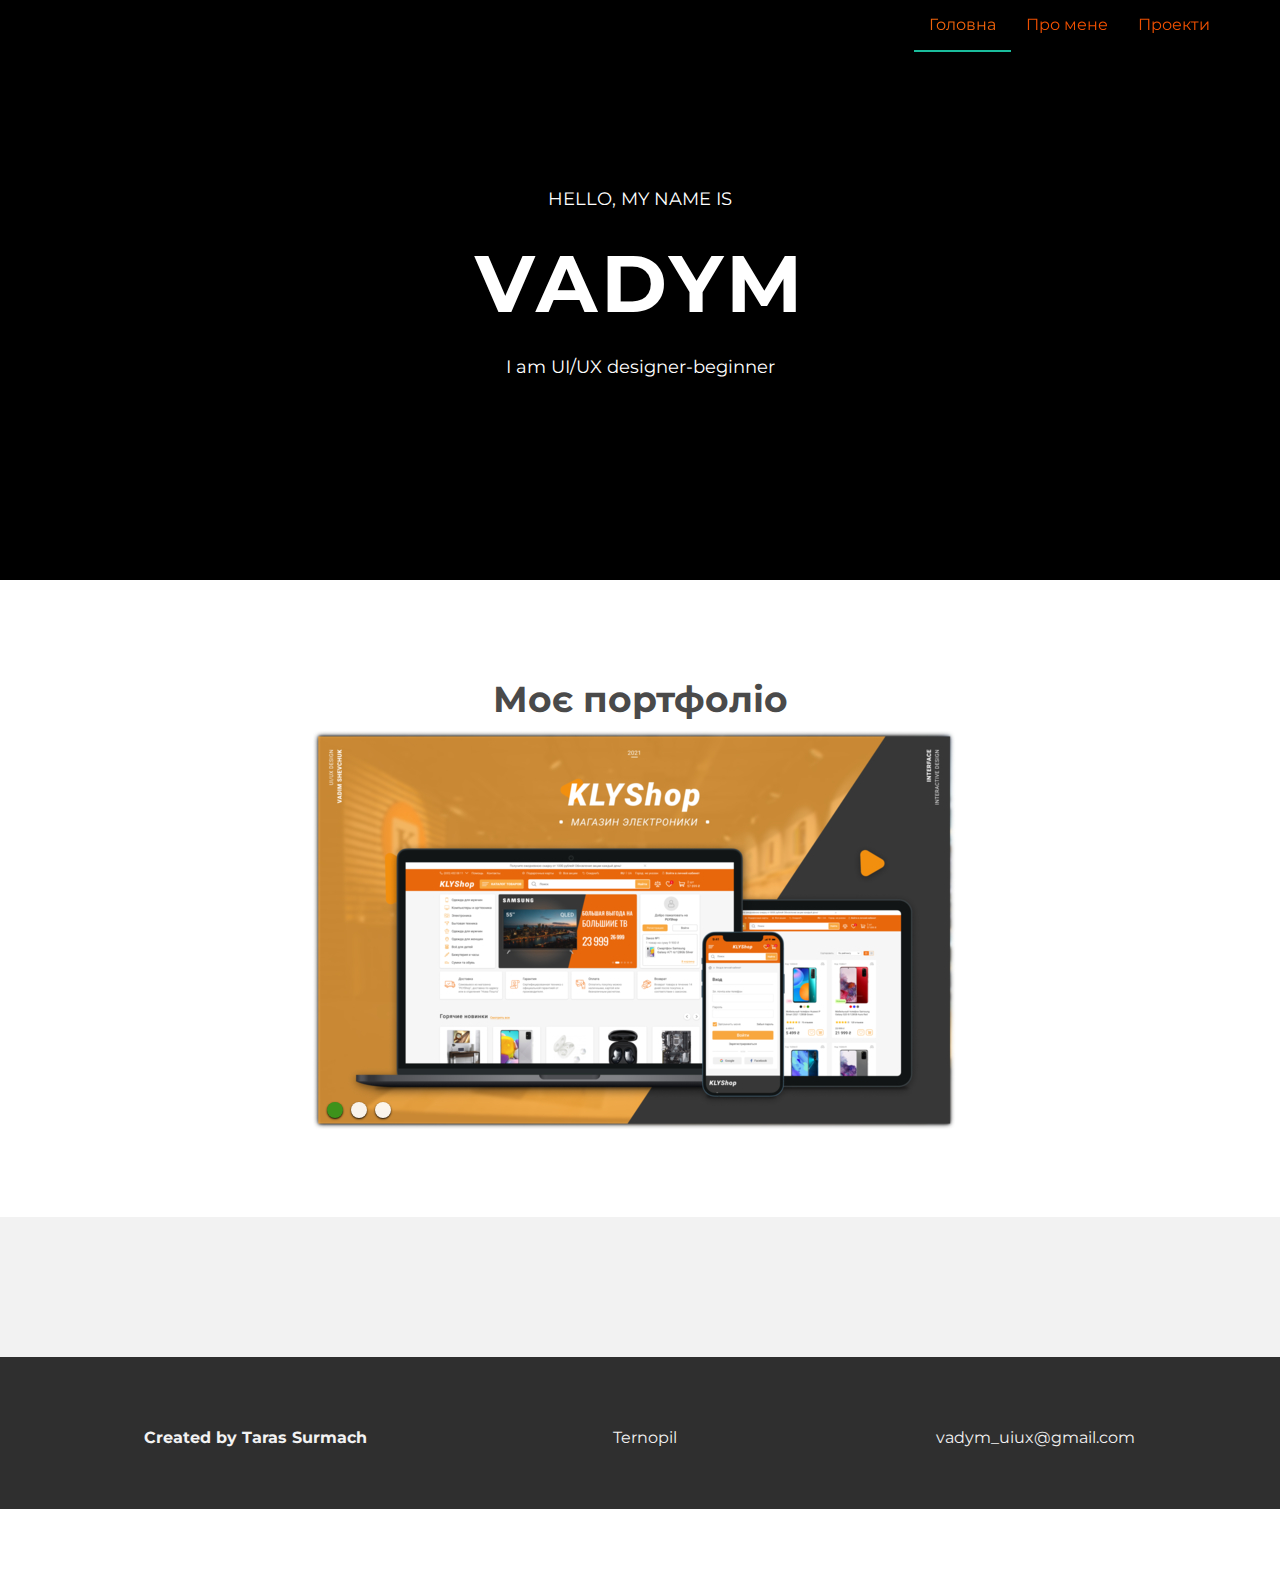
<file: index.html>
<!DOCTYPE html>
<html lang="en">
  <head>
    <meta charset="utf-8">
    <meta http-equiv="X-UA-Compatible" content="IE=edge">
    <meta name="viewport" content="width=device-width, initial-scale=1">
    <meta name="description" content="">
    <meta name="author" content="">
    <link rel="shortcut icon" href="assets/favicon.ico">

    <title>Сурмач КН-210</title>

    <!-- Bootstrap core CSS -->
    <link href="assets/css/bootstrap.css" rel="stylesheet">

    <!-- Custom styles for this template -->
    <link href="assets/css/style.css" rel="stylesheet">
    <link href="assets/css/font-awesome.min.css" rel="stylesheet">

    <!-- Just for debugging purposes. Don't actually copy this line! -->
    <!--[if lt IE 9]><script src="../../assets/js/ie8-responsive-file-warning.js"></script><![endif]-->

    <!-- HTML5 shim and Respond.js IE8 support of HTML5 elements and media queries -->
    <!--[if lt IE 9]>
      <script src="https://oss.maxcdn.com/libs/html5shiv/3.7.0/html5shiv.js"></script>
      <script src="https://oss.maxcdn.com/libs/respond.js/1.4.2/respond.min.js"></script>
    <![endif]-->
  </head>

  <body>

    <!-- Static navbar -->
    <div class="navbar navbar-default navbar-fixed-top" role="navigation">
      <div class="container">
        <div class="navbar-header">
          <button type="button" class="navbar-toggle" data-toggle="collapse" data-target=".navbar-collapse">
            <span class="sr-only">Toggle navigation</span>
            <span class="icon-bar"></span>
            <span class="icon-bar"></span>
            <span class="icon-bar"></span>
          </button>

        </div>
        <div class="navbar-collapse collapse">
          <ul class="nav navbar-nav navbar-right">
            <li class="active"><a href="index.html">Головна</a></li>
            <li><a href="about.html">Про мене</a></li>
            <li><a href="work.html">Проекти</a></li>
          </ul>
        </div><!--/.nav-collapse -->
      </div>
    </div>


	<div id="headerwrap">
	    <div class="container">
			<div class="row">
				<div class="col-lg-6 col-lg-offset-3">
					<h4>HELLO, MY NAME IS</h4>
					<h1>VADYM</h1>
					<h4>I am UI/UX designer-beginner</h4>
				</div>
			</div><! --/row -->
	    </div> <!-- /container -->
	</div><! --/headerwrap -->
	
	<section id="works"></section>
	<div class="cont">
	<div class="container">
		<div class="row centered mt mb">
			<h1>Моє портфоліо</h1>

			<div class="slider">
				<ul>
					<li><a href="https://www.behance.net/gallery/111623769/internet-magazin-elektroniki"> <img src="assets/img/611 (2).jpg" alt=""> </a> </li>
					<li><img src="assets/img/599.jpg" alt=""></li>
					<li><img src="assets/img/60.jpg" alt=""></li>
				</ul>
			</div>




	</div><! --/container -->
	</div>
	<div id="social" >
		<div class="container">
			<div class="row centered" >

				<div class="col-lg-2">
					<a href="https://www.facebook.com/taras.surmach/"><i class="fa fa-facebook"></i></a>
				</div>
				<div class="col-lg-2">
					<a href="https://www.linkedin.com/in/taras-surmach-5326a41aa/"><i class="fa fa-linkedin"></i></a>
				</div>
				<div class="col-lg-2">
					<a href="https://www.instagram.com/tarasurmach/"><i class="fa fa-instagram"></i></a>
				</div>

			
			</div><! --/row -->
		</div><! --/container -->
	</div><! --/social -->

	<div id="footerwrap">
		<div class="container">
			<div class="row centered">
				<div class="col-lg-4">
					<p><b>Created by Taras Surmach</b></p>
				</div>
			
				<div class="col-lg-4">
					<p>Ternopil</p>
				</div>
				<div class="col-lg-4">
					<p>vadym_uiux@gmail.com</p>
				</div>
			</div>
		</div>
	</div><! --/footerwrap -->
	


    <!-- Bootstrap core JavaScript
    ================================================== -->
    <!-- Placed at the end of the document so the pages load faster -->
    <script src="https://ajax.googleapis.com/ajax/libs/jquery/1.11.0/jquery.min.js"></script>
    <script src="assets/js/bootstrap.min.js"></script>
	<script src="assets/js/script.js"></script>
  </body>
</html>
</file>
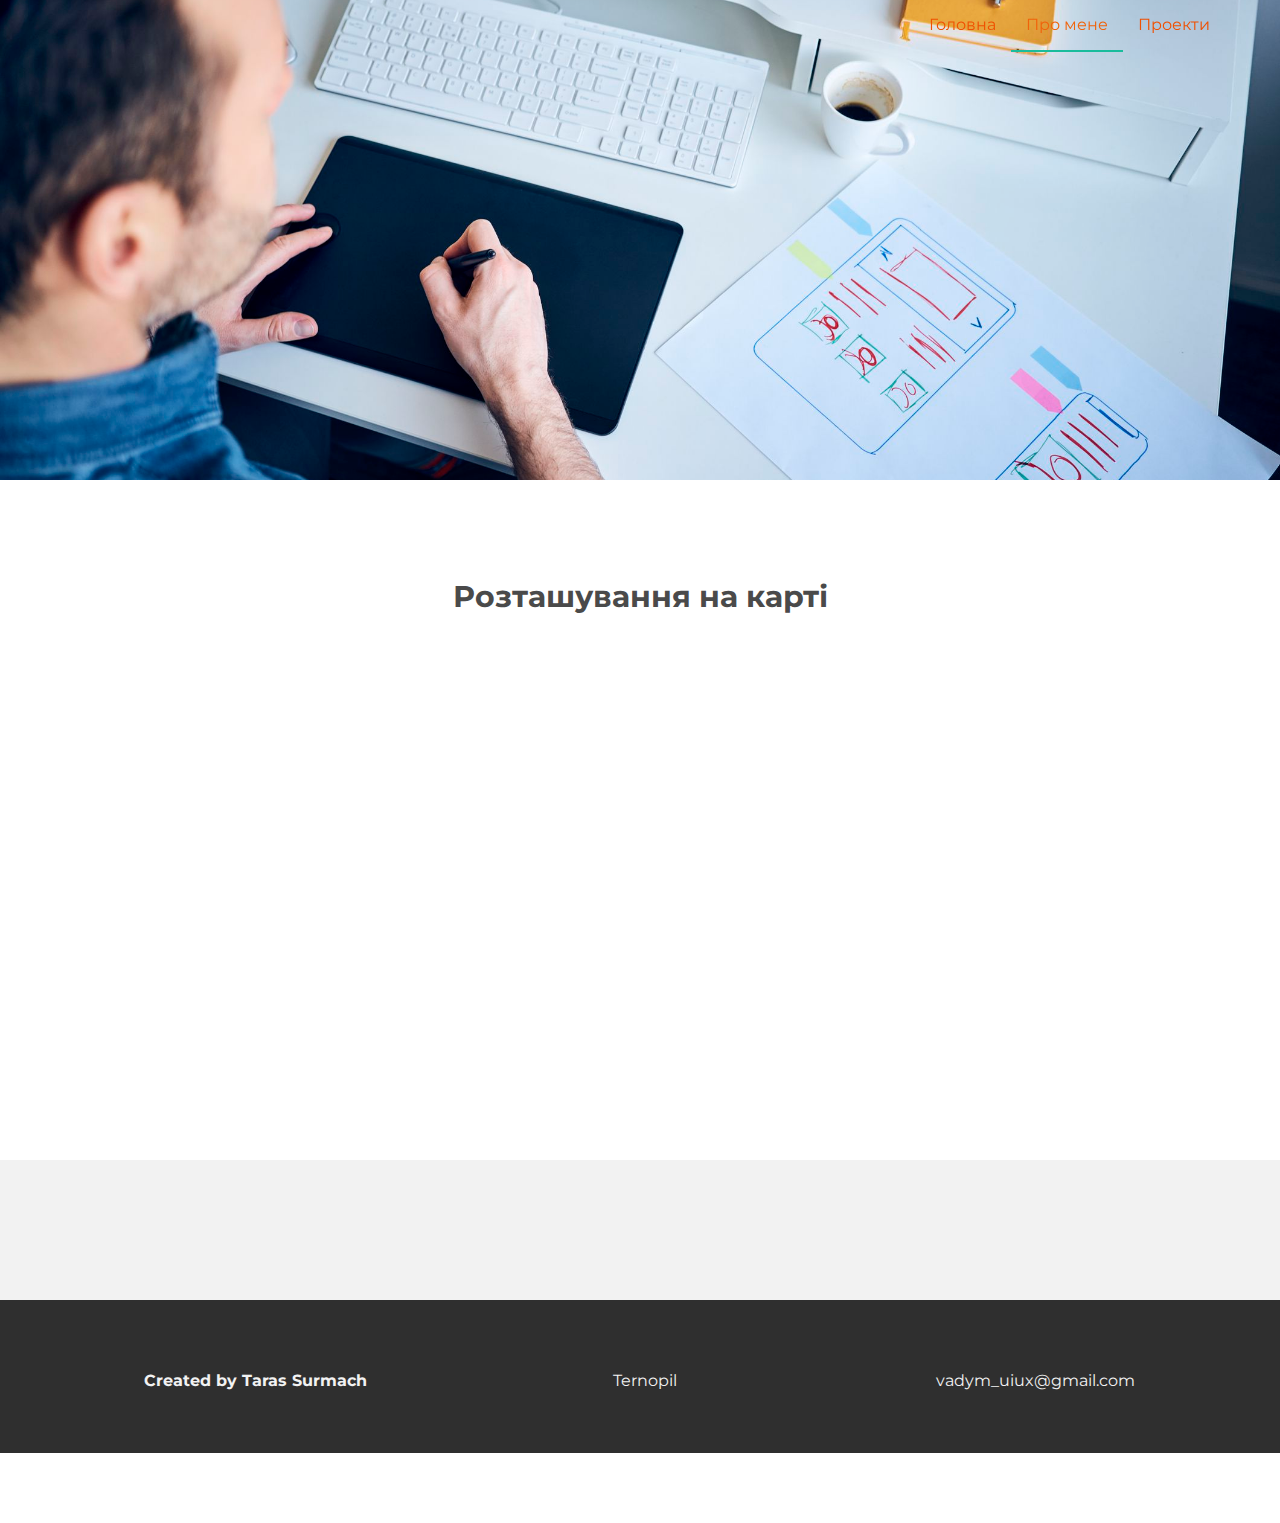
<file: about.html>
<!DOCTYPE html>
<html lang="en">
  <head>
    <meta charset="utf-8">
    <meta http-equiv="X-UA-Compatible" content="IE=edge">
    <meta name="viewport" content="width=device-width, initial-scale=1">
    <meta name="description" content="">
    <meta name="author" content="">
	  <link rel="shortcut icon" href="assets/favicon.ico">

    <title>Сурмач КН-210</title>


    <link href="assets/css/bootstrap.css" rel="stylesheet">


    <link href="assets/css/style.css" rel="stylesheet">
    <link href="assets/css/font-awesome.min.css" rel="stylesheet">


    <!--[if lt IE 9]><script src="../../assets/js/ie8-responsive-file-warning.js"></script><![endif]-->


      <script src="https://oss.maxcdn.com/libs/html5shiv/3.7.0/html5shiv.js"></script>
      <script src="https://oss.maxcdn.com/libs/respond.js/1.4.2/respond.min.js"></script>
    <![endif]-->
  </head>

  <body>

    <!-- Static navbar -->
    <div class="navbar navbar-default navbar-fixed-top" role="navigation">
      <div class="container">
        <div class="navbar-header">
          <button type="button" class="navbar-toggle" data-toggle="collapse" data-target=".navbar-collapse">
            <span class="sr-only">Toggle navigation</span>
            <span class="icon-bar"></span>
            <span class="icon-bar"></span>
            <span class="icon-bar"></span>
          </button>

        </div>
        <div class="navbar-collapse collapse">
          <ul class="nav navbar-nav navbar-right">
            <li><a href="index.html">Головна</a></li>
            <li class="active"><a href="about.html">Про мене</a></li>
            <li><a href="work.html">Проекти</a></li>
          </ul>
        </div><!--/.nav-collapse -->
      </div>
    </div>


	<div id="aboutwrap">
	    <div class="container">
			<div class="row">
				<div class="col-lg-6 col-lg-offset-3">
				</div>
			</div><! --/row -->
	    </div> <!-- /container -->
	</div><! --/aboutwrap -->
	
	<div class="container">
		<div class="row centered mt mb">
			<div class="col-lg-8 col-lg-offset-2">
				<h2>Розташування на карті</h2>
				<iframe src="https://www.google.com/maps/embed?pb=!1m18!1m12!1m3!1d4612.333616995315!2d25.596527936074207!3d49.548994898779576!2m3!1f0!2f0!3f0!3m2!1i1024!2i768!4f13.1!3m3!1m2!1s0x473036ad4b82ce75%3A0xc484a447edb154e8!2z0KLQtdGA0L3QvtC_0ZbQu9GMLCDQotC10YDQvdC-0L_RltC70YzRgdGM0LrQsCDQvtCx0LvQsNGB0YLRjCwgNDYwMDM!5e0!3m2!1suk!2sua!4v1622145423799!5m2!1suk!2sua" width="600" height="450" style="border:0;" allowfullscreen="" loading="lazy"></iframe>
			</div>

		</div><! --/row -->
	</div><! --/container -->
	
	<div id="social">
		<div class="container">
			<div class="row centered">
				<div class="col-lg-2">
					<a href="https://www.facebook.com/taras.surmach/"><i class="fa fa-facebook"></i></a>
				</div>
				<div class="col-lg-2">
					<a href="https://www.linkedin.com/in/taras-surmach-5326a41aa/"><i class="fa fa-linkedin"></i></a>
				</div>
				<div class="col-lg-2">
					<a href="https://www.instagram.com/tarasurmach/"><i class="fa fa-instagram"></i></a>
				</div>

			
			</div><! --/row -->
		</div><! --/container -->
	</div><! --/social -->

	<div id="footerwrap">
		<div class="container">
			<div class="row centered">
				<div class="col-lg-4">
					<p><b>Created by Taras Surmach</b></p>
				</div>
			
				<div class="col-lg-4">
					<p>Ternopil</p>
				</div>
				<div class="col-lg-4">
					<p>vadym_uiux@gmail.com</p>
				</div>


			
			</div>
		
		</div>
	</div><! --/footerwrap -->
	


    <script src="https://ajax.googleapis.com/ajax/libs/jquery/1.11.0/jquery.min.js"></script>
    <script src="assets/js/bootstrap.min.js"></script>
  </body>
</html>
</file>
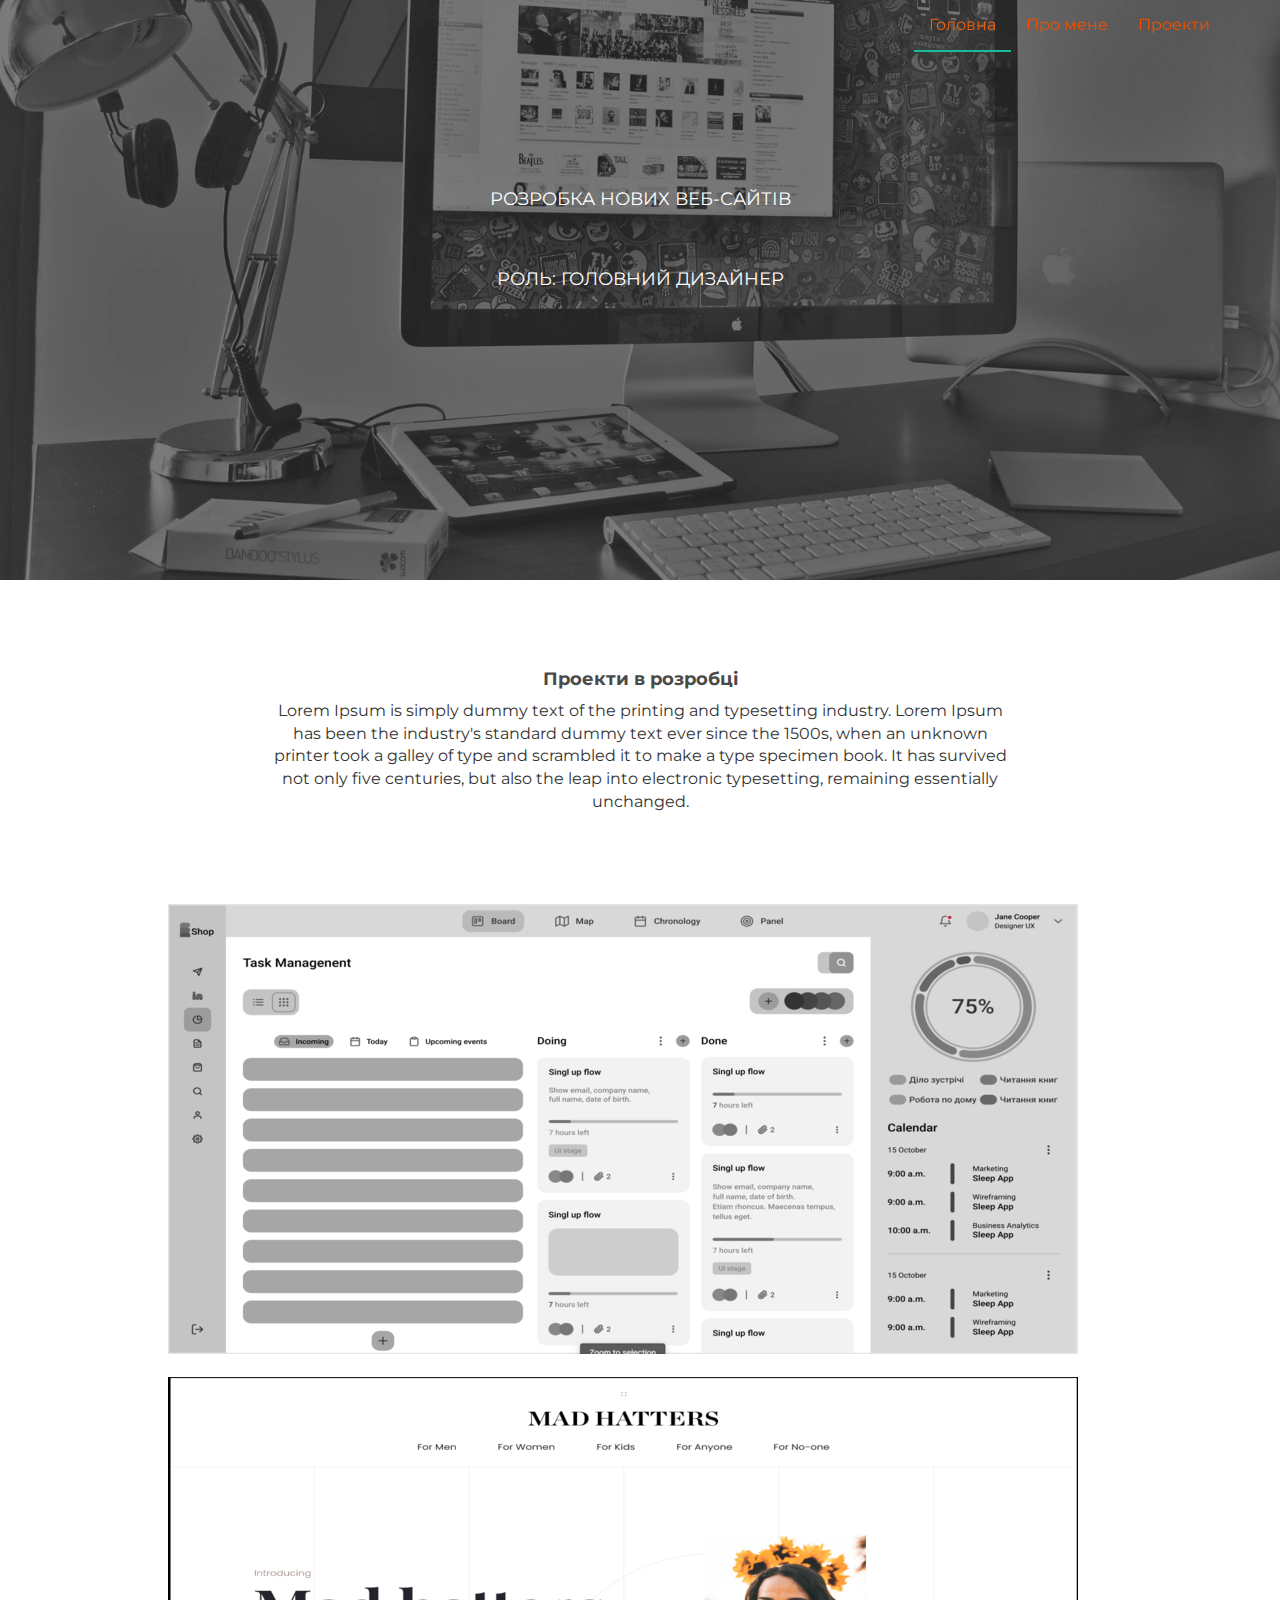
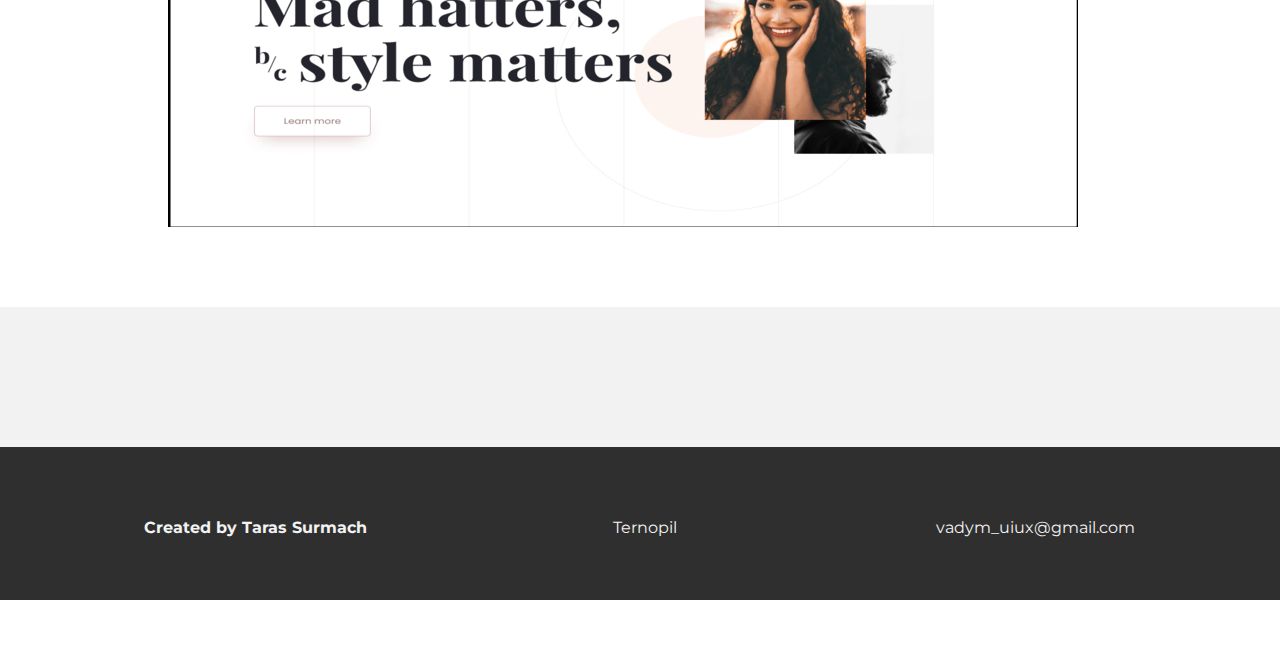
<file: work.html>
<!DOCTYPE html>
<html lang="en">
  <head>
    <meta charset="utf-8">
    <meta http-equiv="X-UA-Compatible" content="IE=edge">
    <meta name="viewport" content="width=device-width, initial-scale=1">
    <meta name="description" content="">
    <meta name="author" content="">
	  <link rel="shortcut icon" href="assets/favicon.ico">

    <title>Сурмач КН-210</title>

    <!-- Bootstrap core CSS -->
    <link href="assets/css/bootstrap.css" rel="stylesheet">

    <!-- Custom styles for this template -->
    <link href="assets/css/style.css" rel="stylesheet">
    <link href="assets/css/font-awesome.min.css" rel="stylesheet">

    <!-- Just for debugging purposes. Don't actually copy this line! -->
    <!--[if lt IE 9]><script src="../../assets/js/ie8-responsive-file-warning.js"></script><![endif]-->

    <!-- HTML5 shim and Respond.js IE8 support of HTML5 elements and media queries -->
    <!--[if lt IE 9]>
      <script src="https://oss.maxcdn.com/libs/html5shiv/3.7.0/html5shiv.js"></script>
      <script src="https://oss.maxcdn.com/libs/respond.js/1.4.2/respond.min.js"></script>
    <![endif]-->
  </head>

  <body>

    <!-- Static navbar -->
    <div class="navbar navbar-default navbar-fixed-top" role="navigation">
      <div class="container">
        <div class="navbar-header">
          <button type="button" class="navbar-toggle" data-toggle="collapse" data-target=".navbar-collapse">
            <span class="sr-only">Toggle navigation</span>
            <span class="icon-bar"></span>
            <span class="icon-bar"></span>
            <span class="icon-bar"></span>
          </button>

        </div>
        <div class="navbar-collapse collapse">
          <ul class="nav navbar-nav navbar-right">
            <li class="active"><a href="index.html">Головна</a></li>
            <li><a href="about.html">Про мене</a></li>
            <li><a href="work.html">Проекти</a></li>
          </ul>
        </div><!--/.nav-collapse -->
      </div>
    </div>


	<div id="workwrap">
	    <div class="container">
			<div class="row">
				<div class="col-lg-6 col-lg-offset-3">
					<h4>РОЗРОБКА НОВИХ ВЕБ-САЙТІВ</h4>
					<h1></h1>
					<h4>РОЛЬ: ГОЛОВНИЙ ДИЗАЙНЕР</h4>
				</div>
			</div><! --/row -->
	    </div> <!-- /container -->
	</div><! --/workwrap -->
	
	<section id="works"></section>
	<div class="container">
		<div class="row centered mt mb">
			<div class="col-lg-8 col-lg-offset-2">
				<h4>Проекти в розробці</h4>
				<p>Lorem Ipsum is simply dummy text of the printing and typesetting industry. Lorem Ipsum has been the industry's standard dummy text ever since the 1500s, when an unknown printer took a galley of type and scrambled it to make a type specimen book. It has survived not only five centuries, but also the leap into electronic typesetting, remaining essentially unchanged.</p>
			</div>
			<div class="col-lg-10 col-lg-offset-1 mt">
				<img class="img-responsive" src="assets/img/new.jpg">
				<br>
				<img class="img-responsive" src="assets/img/test.jpg">
			</div>

		</div><! --/row -->
	</div><! --/container -->
	
	<div id="social">
		<div class="container">
			<div class="row centered">

				<div class="col-lg-2">
					<a href="https://www.facebook.com/taras.surmach/"><i class="fa fa-facebook"></i></a>
				</div>
				<div class="col-lg-2">
					<a href="https://www.linkedin.com/in/taras-surmach-5326a41aa/"><i class="fa fa-linkedin"></i></a>
				</div>
				<div class="col-lg-2">
					<a href="https://www.instagram.com/tarasurmach/"><i class="fa fa-instagram"></i></a>
				</div>

			
			</div><! --/row -->
		</div><! --/container -->
	</div><! --/social -->

	<div id="footerwrap">
		<div class="container">
			<div class="row centered">
				<div class="col-lg-4">
					<p><b>Created by Taras Surmach</b></p>
				</div>
			
				<div class="col-lg-4">
					<p>Ternopil</p>
				</div>
				<div class="col-lg-4">
					<p>vadym_uiux@gmail.com</p>
				</div>
			
			</div>
		
		</div>
	</div><! --/footerwrap -->
	


    <!-- Bootstrap core JavaScript
    ================================================== -->
    <!-- Placed at the end of the document so the pages load faster -->
    <script src="https://ajax.googleapis.com/ajax/libs/jquery/1.11.0/jquery.min.js"></script>
    <script src="assets/js/bootstrap.min.js"></script>
  </body>
</html>
</file>
<file: assets/css/style.css>
/*
 * Author: Carlos Alvarez
 * URL: http://Alvarez.is
 *
 * Project Name: NYC Design
 * Version: 1.0
 * Date: 04-20-2014
 * URL: 
 */


/* ==========================================================================
   Base Styles, Bootstrap Modifications & Fonts Import
   ========================================================================== */

@import url(http://fonts.googleapis.com/css?family=Montserrat:400,700);


::-moz-selection {
    background: #f2c2c9;
    color: #a4003a;
    text-shadow: none;
}

::selection {
    background: #16a085;
    color: #a4003a;
    text-shadow: none;
}

/*
 * A better looking default horizontal rule
 */

 hr {
    display: block;
    height: 1px;
    border: 0;
    border-top: 1px solid #ccc;
    margin: 1em 0;
    padding: 0;
}

.centered {
	text-align: center;



}

.mt {
	margin-top: 80px;
}

.mb {
	margin-bottom: 80px;
}

/* ==========================================================================
   General styles
   ========================================================================== */


body {
    font-family: 'Montserrat', sans-serif;
    font-weight: 400;
    font-size: 16px;

    -webkit-font-smoothing: antialiased;
    -webkit-overflow-scrolling: touch;
}

h1, h2, h3, h4, h5, h6 {
	font-weight: 700;
    color: #4a4a4a;
}


.navbar-brand {
	font-weight: 700;
}



.navbar-default {
	background-color: transparent;
	border-color: transparent;
}

.navbar-default .navbar-nav > .active > a, .navbar-default .navbar-nav > .active > a:hover, .navbar-default .navbar-nav > .active > a:focus {
	color: #F0630B;
	background-color: transparent;
	border-bottom: 2px solid #1abc9c
}

.navbar-default .navbar-nav > li > a {
	color: #F05000;
}



#headerwrap {
	background-color: black;
	margin-top: -70px;
	padding-top: 250px;
	text-align:center;
	background-attachment: relative;
	background-position: center center;
	min-height: 650px;
	width: 100%;
	
    -webkit-background-size: 100%;
    -moz-background-size: 100%;
    -o-background-size: 100%;
    background-size: 100%;

    -webkit-background-size: cover;
    -moz-background-size: cover;
    -o-background-size: cover;
    background-size: cover;
}

#headerwrap h1 {
	color:#ffffff;
	padding-top: 10px;
	padding-bottom: 20px;
	letter-spacing: 4px;
	font-size: 80px;
	font-weight: bold;
}

#headerwrap h4 {
	font-weight: 400;
	color: #ffffff
}

#social {
	padding-top: 50px;
	padding-bottom: 50px;
	background-color: #f2f2f2;
	top: 50%;
	left: 20%;


}

#social i {
	font-size: 40px;
	color: #4a4a4a
}

#social i:hover {
	color: #1abc9c
}

#footerwrap {
	padding-top: 70px;
	padding-bottom: 50px;
	background-color: #2f2f2f;
}

#footerwrap p {
	color: #f2f2f2;
	margin-left: 10px;
}

#workwrap {	
	background: url(../img/work.jpg) no-repeat center top;
	margin-top: -70px;
	padding-top: 250px;
	text-align:center;
	background-attachment: relative;
	background-position: center center;
	min-height: 650px;
	width: 100%;
	
    -webkit-background-size: 100%;
    -moz-background-size: 100%;
    -o-background-size: 100%;
    background-size: 100%;

    -webkit-background-size: cover;
    -moz-background-size: cover;
    -o-background-size: cover;
    background-size: cover;
}

#workwrap h1 {
	color:#ffffff;
	padding-top: 10px;
	padding-bottom: 20px;
	letter-spacing: 4px;
	font-size: 80px;
	font-weight: bold;
}

#workwrap h4 {
	font-weight: 400;
	color: #ffffff
}

#aboutwrap {	
	background: url(../img/about1.jpg) no-repeat center top;
	margin-top: -70px;
	padding-top: 250px;
	text-align:center;
	background-attachment: relative;
	background-position: center center;
	min-height: 550px;
	width: 100%;
	
    -webkit-background-size: 100%;
    -moz-background-size: 100%;
    -o-background-size: 100%;
    background-size: 100%;

    -webkit-background-size: cover;
    -moz-background-size: cover;
    -o-background-size: cover;
    background-size: cover;
}




/* Gallery */
.gallery {
	margin-top: 30px;
}

.gallery img:hover {
	opacity: 0.4;
}

.row.centered {
	position: relative;

}

.slider {
	z-index: 9;
	width: 644px;
	height: 400px;
	overflow: hidden;
	margin: 0 0 7px;
	position: relative;


	top: 50%;
	left: 22%;
}
.slider ul,
.slider li {
	padding: 0;
	margin: 0;
	list-style-type: none;
}
.slider ul {
	width: 9999px;
}
.slider ul li {
	list-style-type: none;
	float: left;
	width: 644px;
	height: 400px;
}
.slider .nav {
	position: absolute;
	left: 15px;
	bottom: 12px;
}
.slider .nav span {
	opacity: 0.9;
	background: #fff;
	margin: 0 8px 0 0;
	width: 16px;
	height: 16px;
	border-radius: 8px;
	cursor: pointer;
	overflow: hidden;
	display: block;
	float: left;
	box-shadow: 0 1px 2px #000;
}
.slider .nav span.on {
	background: #2e9419;
}
.container {
	top: 50%;
	left: 20%;
}

@media screen and (min-width: 911px) {
	.ant-carousel {
		max-width: 810px;
	}
}

@media screen and (min-width: 641px) and (max-width: 910px) {
	.ant-carousel {
		max-width: 540px;
	}
}

@media screen and (max-width: 640px) {
	.ant-carousel {
		max-width: 270px;
	}
}
</file>
